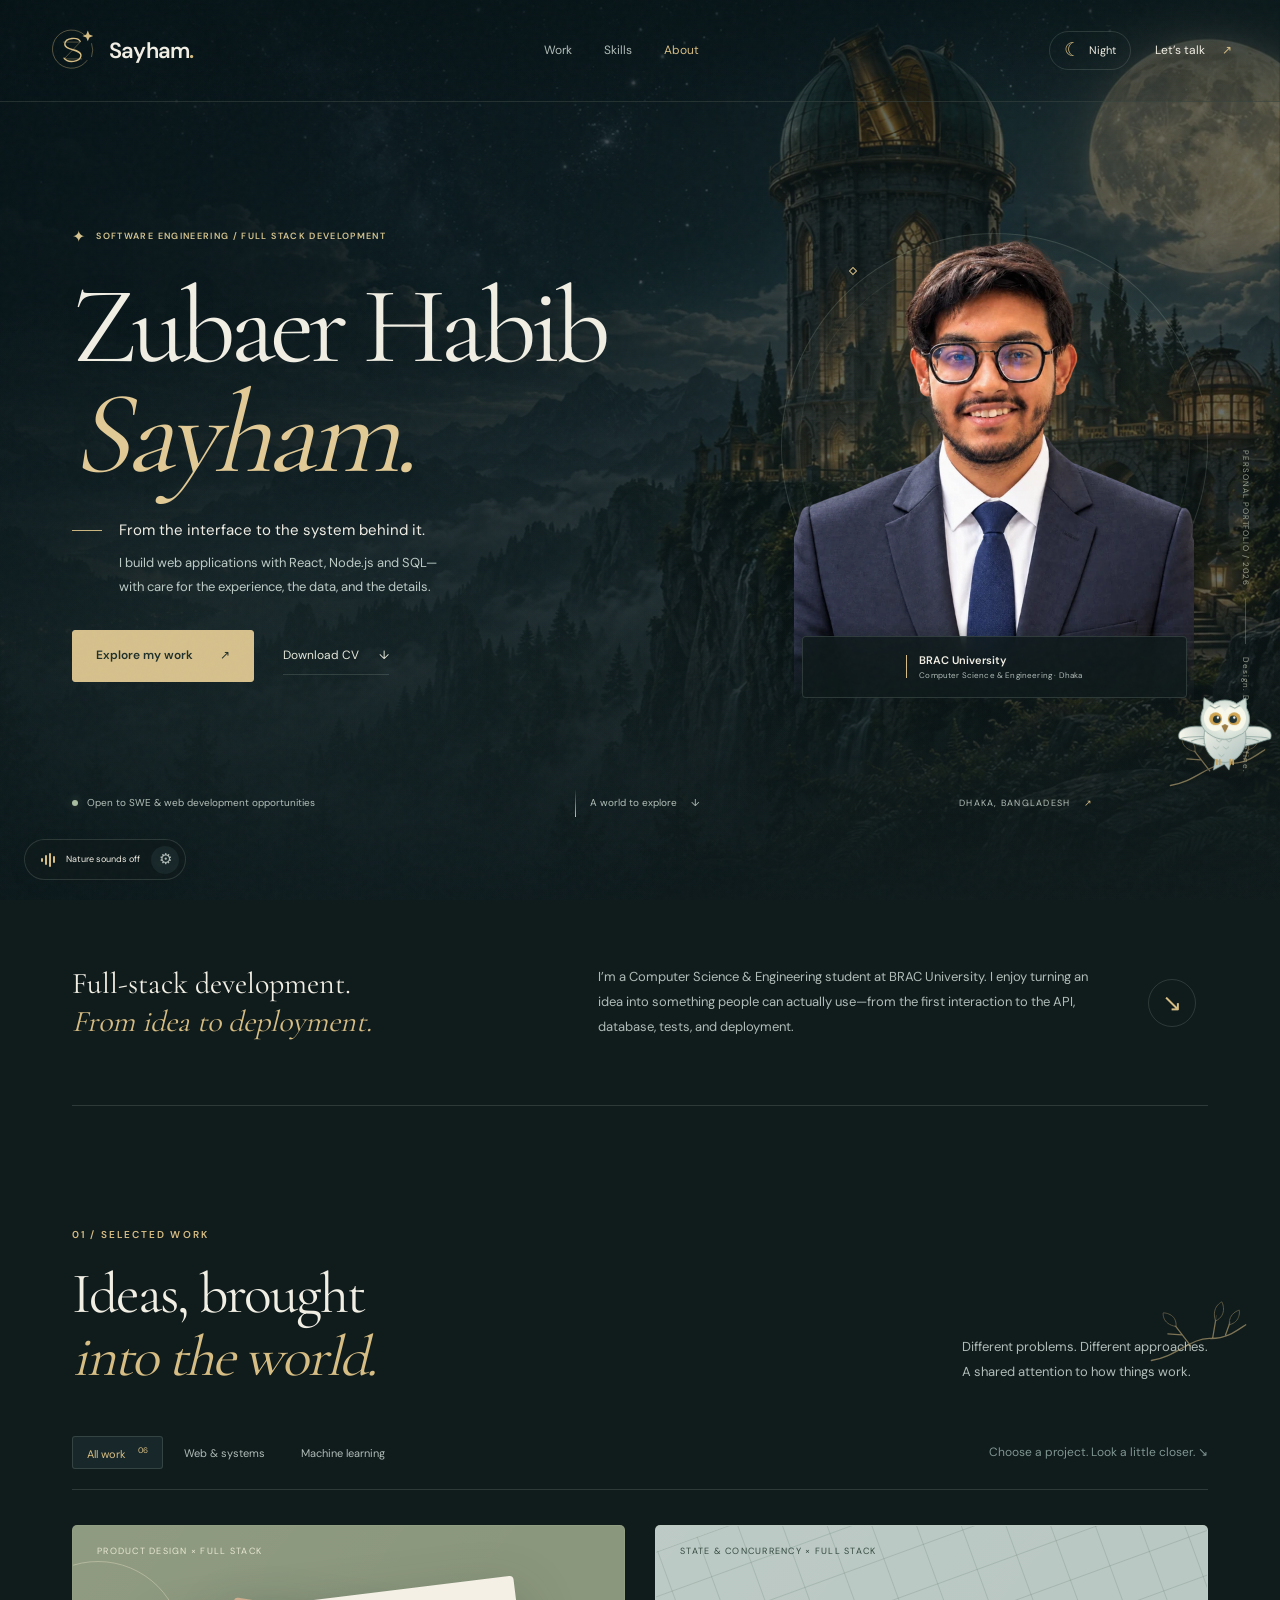
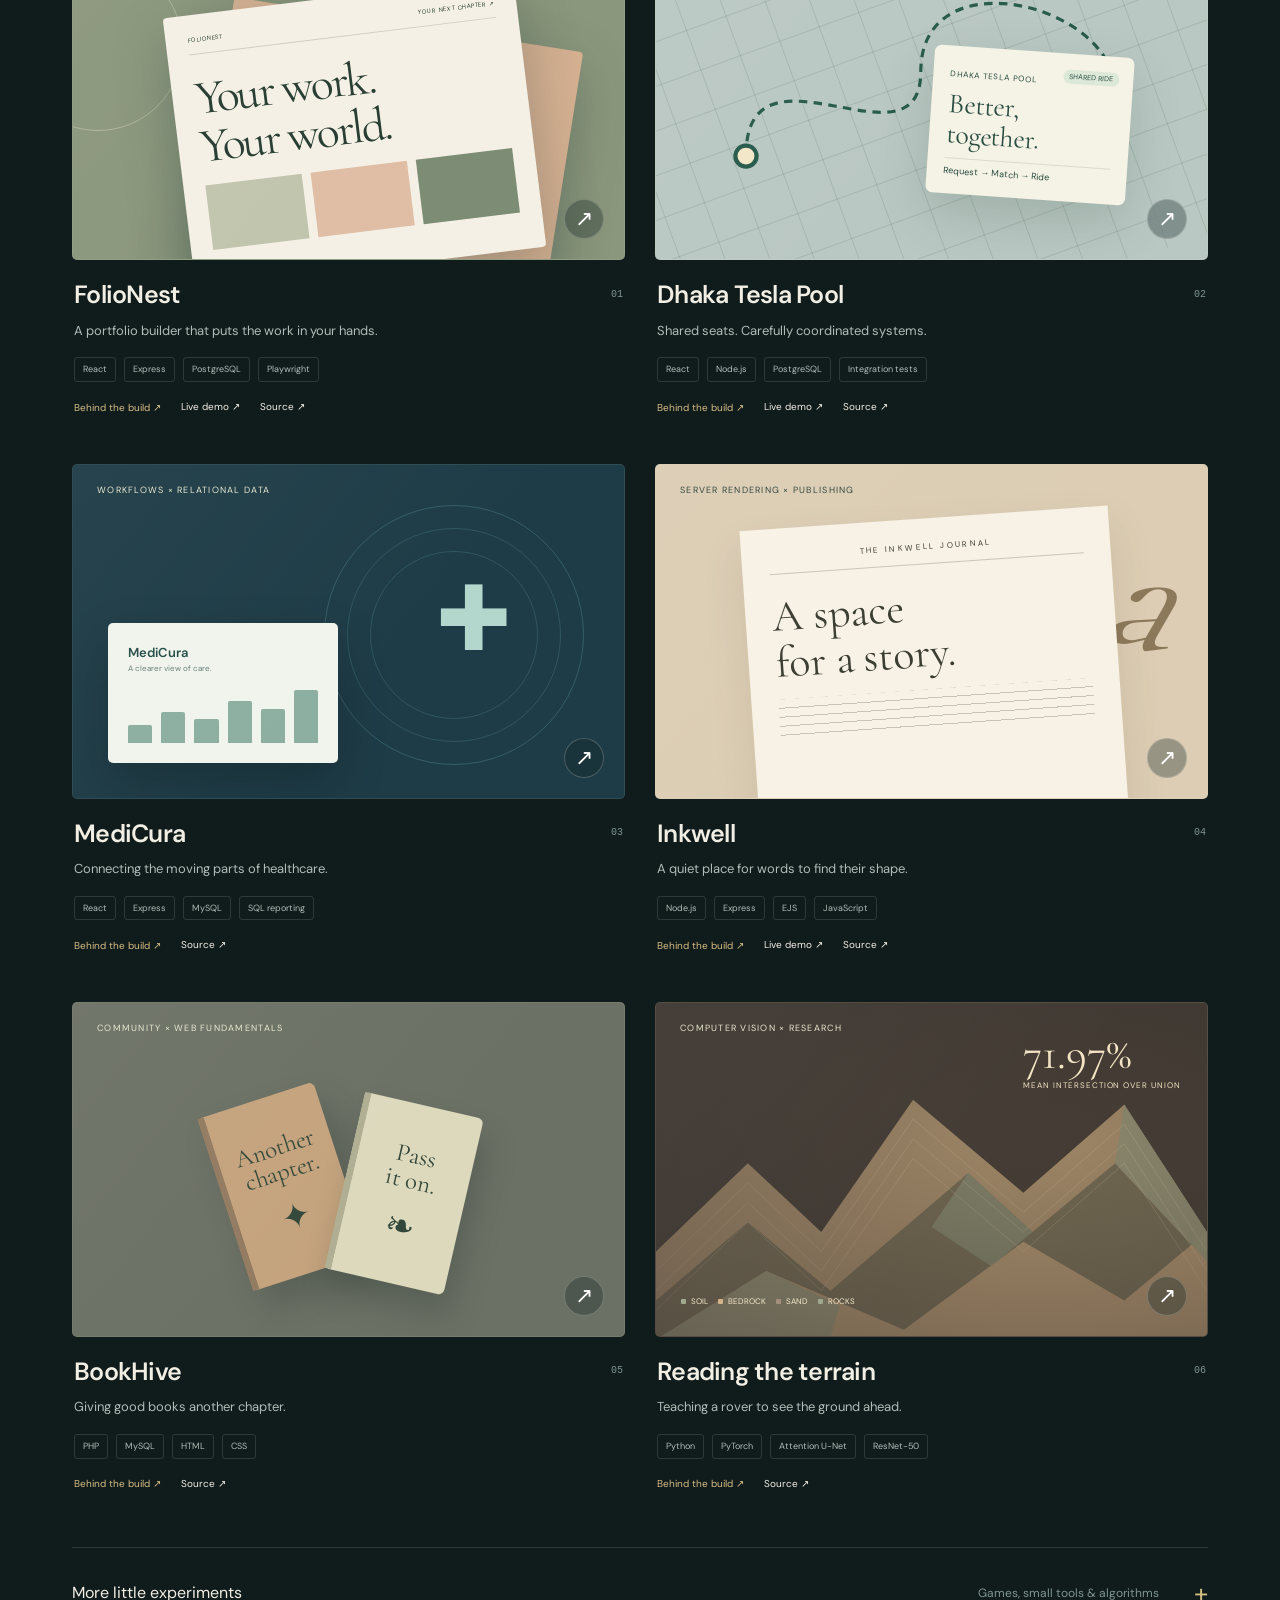
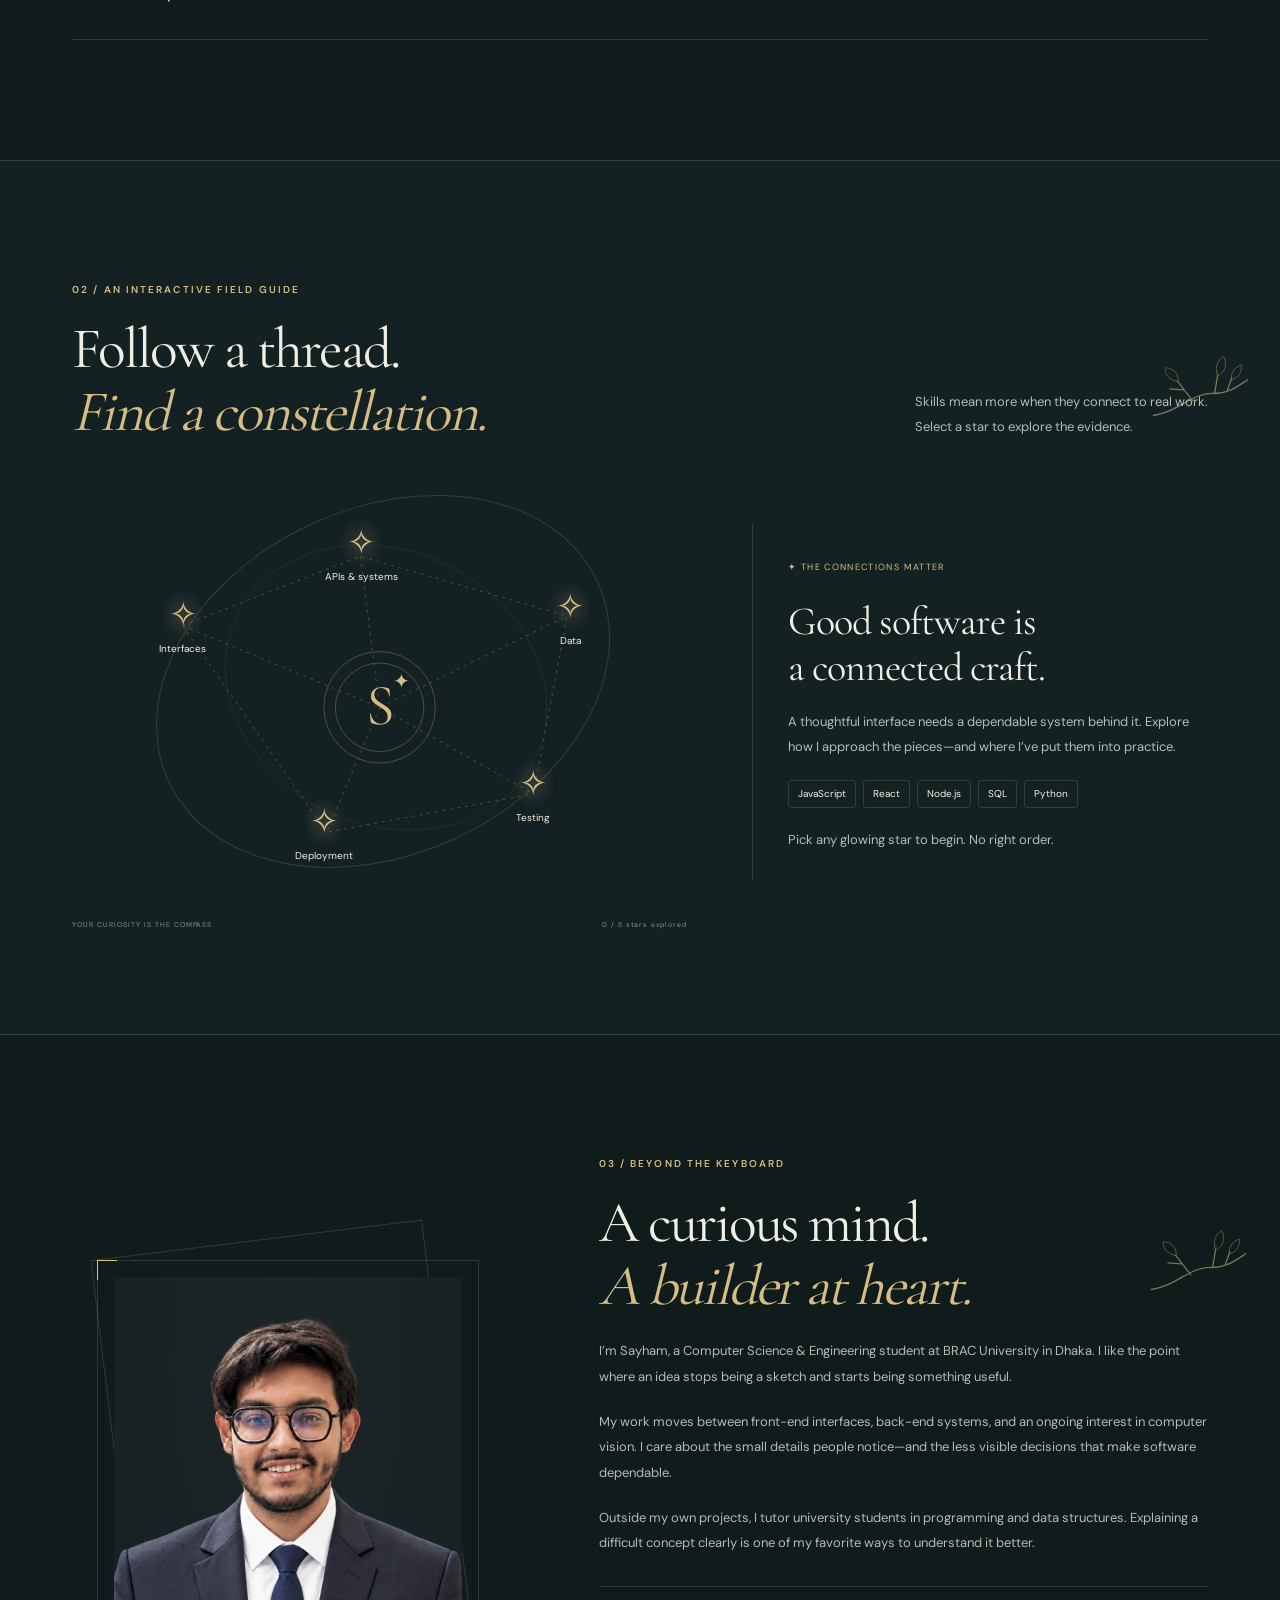
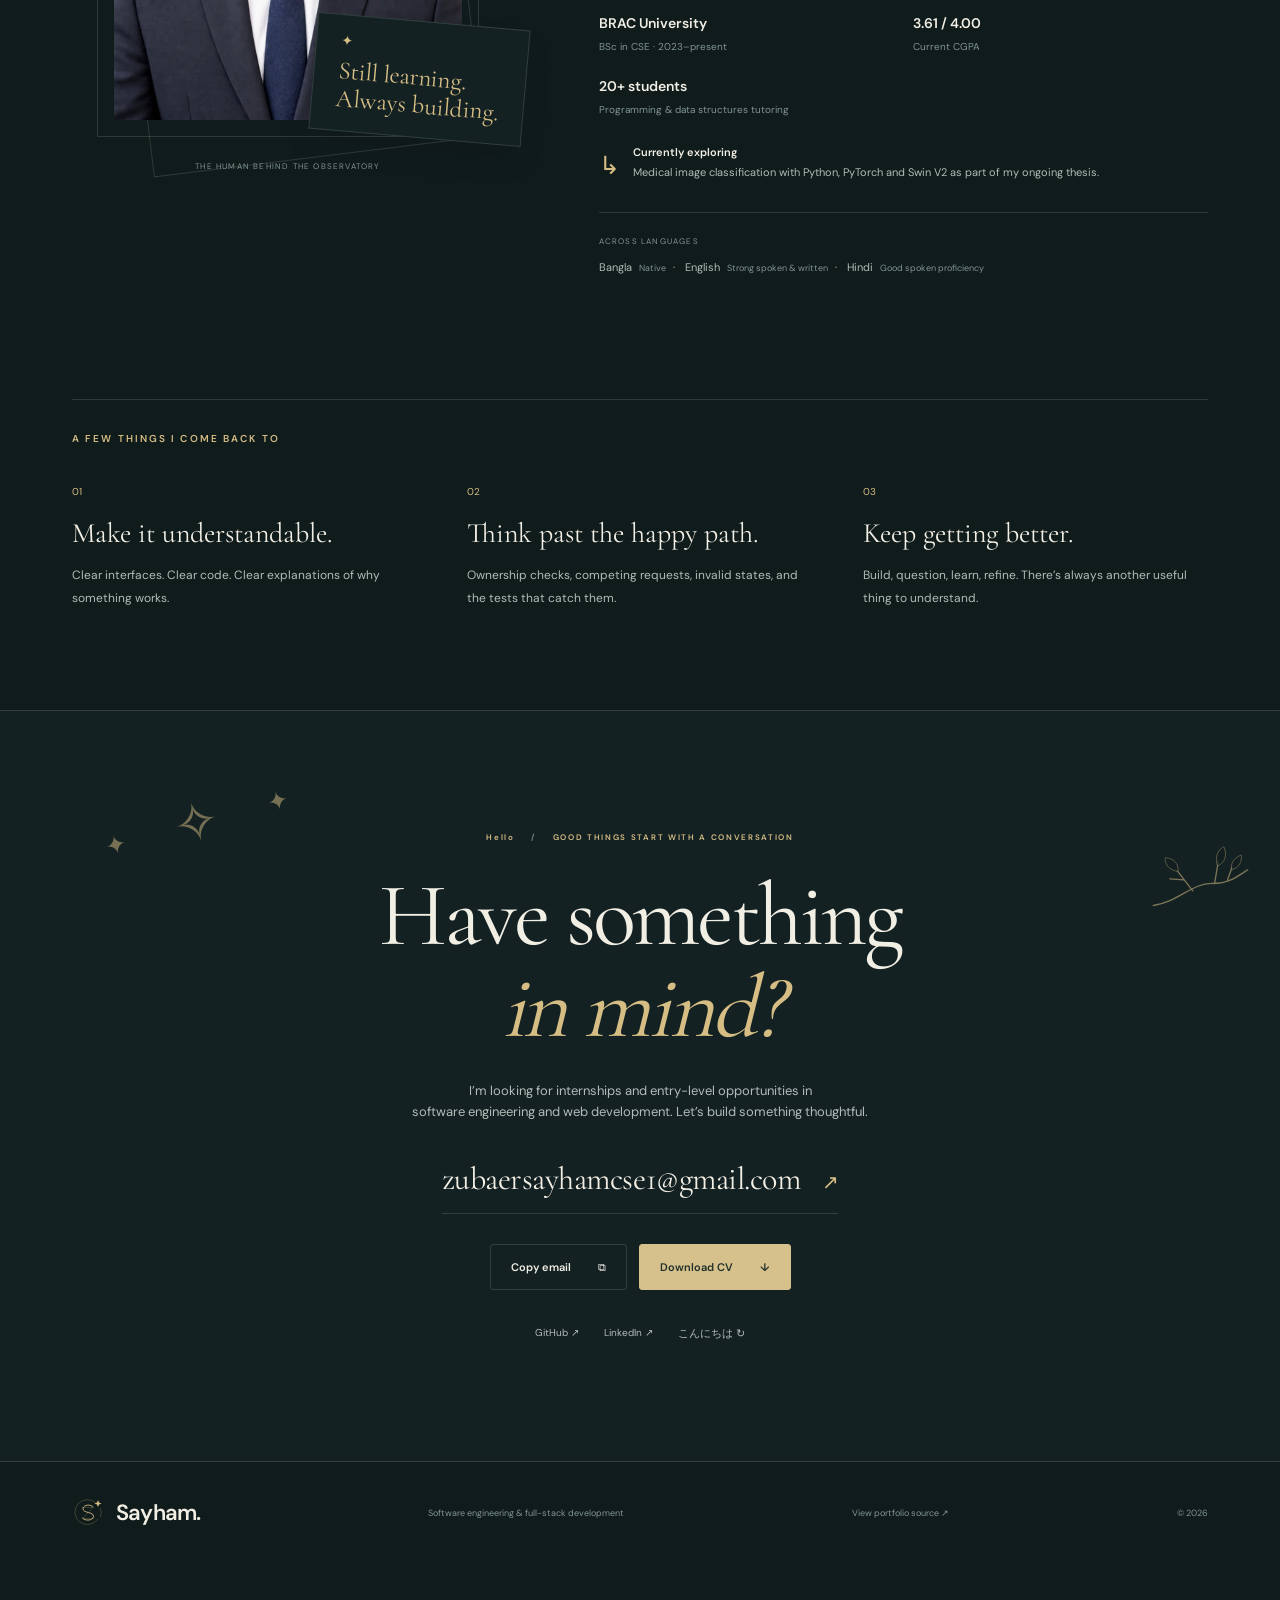
<file: index.html>
<!doctype html>
<html lang="en" data-theme="night">
<head>
  <meta charset="utf-8"><meta name="viewport" content="width=device-width,initial-scale=1">
  <title>Zubaer Habib Sayham — Software Engineering & Web Development</title>
  <meta name="description" content="The portfolio of Zubaer Habib Sayham: full-stack web applications, thoughtful interfaces, APIs, SQL databases, testing and computer vision. Explore the work, meet the engineer.">
  <meta name="theme-color" content="#101c1d"><link rel="canonical" href="https://zubaer-habib-sayham.github.io/">
  <meta property="og:title" content="Zubaer Habib Sayham — Software Engineering & Web Development"><meta property="og:description" content="Full-stack projects, engineering decisions and an interactive guide to my skills. Meet the developer behind the work."><meta property="og:type" content="website"><meta property="og:url" content="https://zubaer-habib-sayham.github.io/"><meta property="og:image" content="https://zubaer-habib-sayham.github.io/assets/social.jpg">
  <meta name="twitter:card" content="summary_large_image"><link rel="icon" href="assets/favicon.svg" type="image/svg+xml">
  <link rel="preload" href="assets/observatory-night.webp" imagesrcset="assets/observatory-night-small.webp 840w, assets/observatory-night.webp 1680w" imagesizes="100vw" as="image" fetchpriority="high"><link rel="preload" href="assets/serif.woff2" as="font" type="font/woff2" crossorigin>
  <link rel="stylesheet" href="styles.css"><script>try{document.documentElement.dataset.theme=localStorage.getItem('observatory-theme')==='day'?'day':'night'}catch{}</script>
  <script type="application/ld+json">{"@context":"https://schema.org","@type":"Person","name":"Zubaer Habib Sayham","url":"https://zubaer-habib-sayham.github.io/","sameAs":["https://github.com/Zubaer-Habib-Sayham","https://www.linkedin.com/in/zubaer-habib-sayham-44272333b/"],"affiliation":{"@type":"CollegeOrUniversity","name":"BRAC University"},"knowsAbout":["JavaScript","React","Node.js","PostgreSQL","Software development","Computer vision"]}</script>
</head>
<body>
<a class="skip" href="#main">Skip to content</a>
<div class="scroll-progress" aria-hidden="true"></div>
<header class="site-header" id="top">
  <a class="brand" href="#home" aria-label="Sayham, back to home"><span class="brand-mark" aria-hidden="true"><svg viewBox="0 0 64 64" class="monogram"><path class="logo-orbit" d="M51 45A25 25 0 1 1 48 12M57 23a25 25 0 0 1 0 17"/><path class="logo-z" d="M20 21h22L21 43h23"/><path class="logo-s" d="M42 20c-3-6-19-5-20 3-1 10 22 6 21 16-1 8-17 10-22 3"/><path class="logo-star" d="M52 6l2 5 5 2-5 2-2 5-2-5-5-2 5-2z"/></svg></span><span>Sayham<span class="brand-dot">.</span></span></a>
  <nav aria-label="Main navigation"><a href="#work">Work</a><a href="#constellation">Skills</a><a href="#about">About</a></nav>
  <div class="header-actions"><button class="theme-toggle" id="theme-toggle" type="button" aria-label="Switch to day" aria-pressed="false"><span class="theme-orbit" aria-hidden="true">☾</span><span id="theme-label">Night</span></button><a class="contact-link" href="#contact">Let’s talk <span aria-hidden="true">↗</span></a><button class="menu-toggle icon-button" id="menu-toggle" aria-expanded="false" aria-label="Open navigation">☰</button></div>
</header>
<main id="main">
  <section class="hero" id="home" aria-labelledby="hero-title">
    <div class="hero-scene" aria-hidden="true"><div class="scene scene-night"></div><div class="scene scene-day"></div><div class="scene-shade"></div><div class="scene-mist"></div><div class="fireflies"></div></div>
    <div class="hero-copy wrap">
      <div class="hero-text"><p class="eyebrow"><span class="tiny-star" aria-hidden="true">✦</span> SOFTWARE ENGINEERING / FULL STACK DEVELOPMENT</p>
      <h1 id="hero-title">Zubaer Habib<br><em>Sayham.</em></h1>
      <div class="hero-intro"><span class="intro-line" aria-hidden="true"></span><div><p class="hero-name">From the interface to the system behind it.</p><p>I build web applications with React, Node.js and SQL—<br class="desktop-break">with care for the experience, the data, and the details.</p></div></div>
      <div class="hero-buttons"><a class="button button-gold" href="#work">Explore my work <span aria-hidden="true">↗</span></a><a class="text-link resume-link" href="assets/Zubaer_Habib_Sayham_CV.pdf" download>Download CV <span aria-hidden="true">↓</span></a></div></div>
      <div class="hero-portrait"><div class="portrait-halo" aria-hidden="true"><span></span></div><img src="assets/profile-cutout.webp" alt="Zubaer Habib Sayham, software engineering and web development student" width="480" height="600" fetchpriority="high"><div class="hero-portrait-label"><span class="portrait-label-line" aria-hidden="true"></span><div><strong>BRAC University</strong><span>Computer Science & Engineering · Dhaka</span></div></div></div>
    </div>
    <div class="hero-bottom wrap"><span class="availability"><i aria-hidden="true"></i> Open to SWE & web development opportunities</span><a class="scroll-invite" href="#work"><span class="scroll-line" aria-hidden="true"></span> A world to explore <span aria-hidden="true">↓</span></a><span class="coordinates">DHAKA, BANGLADESH <span aria-hidden="true">↗</span></span></div>
    <div class="scene-caption" aria-hidden="true"><span>PERSONAL PORTFOLIO / 2026</span><span class="caption-rule"></span><span>Design. Develop. Refine.</span></div>
  </section>

  <section class="intro-strip wrap reveal"><p>Full-stack development.<br><em>From idea to deployment.</em></p><div>I’m a Computer Science & Engineering student at BRAC University. I enjoy turning an idea into something people can actually use—from the first interaction to the API, database, tests, and deployment.</div><a href="#about" class="round-link" aria-label="Meet the human behind the code">↘</a></section>

  <section class="work-section section-space wrap" id="work" aria-labelledby="work-title">
    <div class="section-heading reveal"><div><p class="eyebrow">01 / SELECTED WORK</p><h2 id="work-title">Ideas, brought<br><em>into the world.</em></h2></div><p class="section-aside">Different problems. Different approaches.<br>A shared attention to how things work.</p></div>
    <div class="work-toolbar reveal"><div class="filter-list" role="group" aria-label="Filter projects"><button class="filter active" data-filter="all" aria-pressed="true">All work <span>06</span></button><button class="filter" data-filter="web" aria-pressed="false">Web & systems</button><button class="filter" data-filter="ml" aria-pressed="false">Machine learning</button></div><span class="small-note">Choose a project. Look a little closer. ↘</span></div>
    <div class="projects-grid" id="projects-grid"></div>
    <p id="project-status" class="sr-only" aria-live="polite"></p>
    <details class="more-work reveal"><summary><span>More little experiments</span><span class="small-note">Games, small tools & algorithms</span><span class="details-plus" aria-hidden="true">+</span></summary><div class="experiments"><a href="https://github.com/Zubaer-Habib-Sayham/Clash-Royal-2.0" target="_blank" rel="noopener noreferrer"><span class="experiment-symbol">♜</span><div><h3>Clash Royale 2.0</h3><p>Python & OpenGL tower-defense prototype</p></div><span>↗</span></a><a href="https://github.com/Zubaer-Habib-Sayham/What-to-Ear-Today-" target="_blank" rel="noopener noreferrer"><span class="experiment-symbol">✳</span><div><h3>What to Eat Today?</h3><p>A playful JavaScript food randomizer</p></div><span>↗</span></a><a href="https://github.com/Zubaer-Habib-Sayham/Leetcode-Solved-Problems-" target="_blank" rel="noopener noreferrer"><span class="experiment-symbol">⌘</span><div><h3>Algorithm journal</h3><p>Solutions, comparisons & problem solving</p></div><span>↗</span></a></div></details>
    <noscript><p>Project sources: <a href="https://github.com/Zubaer-Habib-Sayham/FolioNest">FolioNest</a>, <a href="https://github.com/Zubaer-Habib-Sayham/dhaka-tesla-pool">Dhaka Tesla Pool</a>, <a href="https://github.com/Zubaer-Habib-Sayham/MediCura">MediCura</a>, <a href="https://github.com/Zubaer-Habib-Sayham/Inkwell">Inkwell</a>, <a href="https://github.com/Zubaer-Habib-Sayham/BookHive">BookHive</a>, <a href="https://github.com/Zubaer-Habib-Sayham/Terrain-segmentation-for-autonomous-rover-navigation-using-Attention-U-Net-">Rover terrain segmentation</a>.</p></noscript>
  </section>

  <section class="constellation-section section-space" id="constellation" aria-labelledby="constellation-title"><div class="wrap">
    <div class="section-heading reveal"><div><p class="eyebrow">02 / AN INTERACTIVE FIELD GUIDE</p><h2 id="constellation-title">Follow a thread.<br><em>Find a constellation.</em></h2></div><p class="section-aside">Skills mean more when they connect to real work.<br>Select a star to explore the evidence.</p></div>
    <div class="constellation-layout reveal"><div class="star-map" role="group" aria-label="Interactive skills constellation">
      <div class="map-grid" aria-hidden="true"></div><div class="map-orbit orbit-one" aria-hidden="true"></div><div class="map-orbit orbit-two" aria-hidden="true"></div>
      <svg class="star-connections" viewBox="0 0 640 440" aria-hidden="true"><path d="M115 140L300 68L515 130L480 315L265 355L115 140M300 68L320 225L515 130M320 225L480 315M320 225L265 355M115 140L320 225"/><circle cx="320" cy="225" r="46"/><circle cx="320" cy="225" r="58"/></svg>
      <div class="map-center" aria-hidden="true">S<span>✦</span></div>
      <button class="star-node" style="--x:18%;--y:32%" data-skill="interfaces" aria-label="Interfaces" aria-pressed="false"><span class="star-icon" aria-hidden="true">✧</span><span>Interfaces</span></button>
      <button class="star-node" style="--x:47%;--y:15%" data-skill="apis" aria-label="APIs & systems" aria-pressed="false"><span class="star-icon" aria-hidden="true">✧</span><span>APIs & systems</span></button>
      <button class="star-node" style="--x:81%;--y:30%" data-skill="data" aria-label="Data" aria-pressed="false"><span class="star-icon" aria-hidden="true">✧</span><span>Data</span></button>
      <button class="star-node" style="--x:75%;--y:72%" data-skill="testing" aria-label="Testing" aria-pressed="false"><span class="star-icon" aria-hidden="true">✧</span><span>Testing</span></button>
      <button class="star-node" style="--x:41%;--y:81%" data-skill="deployment" aria-label="Deployment" aria-pressed="false"><span class="star-icon" aria-hidden="true">✧</span><span>Deployment</span></button>
      <p class="map-legend"><span>YOUR CURIOSITY IS THE COMPASS</span><span id="stars-explored">0 / 5 stars explored</span></p>
    </div><div class="skill-story" id="skill-story" aria-live="polite"><span class="story-index">✦ THE CONNECTIONS MATTER</span><h3>Good software is<br>a connected craft.</h3><p>A thoughtful interface needs a dependable system behind it. Explore how I approach the pieces—and where I’ve put them into practice.</p><div class="skill-tags"><span>JavaScript</span><span>React</span><span>Node.js</span><span>SQL</span><span>Python</span></div><p class="small-note">Pick any glowing star to begin. No right order.</p></div></div>
    <div class="constellation-completion" id="constellation-completion" hidden><span aria-hidden="true">✦</span><div><strong>A constellation, connected.</strong><p>You’ve explored the craft behind the work. Thanks for taking the scenic route.</p></div><a href="#contact" class="text-link">Meet your next teammate ↗</a></div>
  </div></section>

  <section class="about-section section-space wrap" id="about" aria-labelledby="about-title"><div class="about-visual reveal"><div class="portrait-frame"><img src="assets/sayham.webp" alt="Zubaer Habib Sayham" width="480" height="600" loading="lazy"><span class="portrait-corner corner-tl"></span><span class="portrait-corner corner-br"></span></div><span class="portrait-caption">THE HUMAN BEHIND THE OBSERVATORY</span><div class="floating-note"><span>✦</span> Still learning.<br>Always building.</div></div><div class="about-copy reveal"><p class="eyebrow">03 / BEYOND THE KEYBOARD</p><h2 id="about-title">A curious mind.<br><em>A builder at heart.</em></h2><p>I’m Sayham, a Computer Science & Engineering student at BRAC University in Dhaka. I like the point where an idea stops being a sketch and starts being something useful.</p><p>My work moves between front-end interfaces, back-end systems, and an ongoing interest in computer vision. I care about the small details people notice—and the less visible decisions that make software dependable.</p><p>Outside my own projects, I tutor university students in programming and data structures. Explaining a difficult concept clearly is one of my favorite ways to understand it better.</p><div class="about-facts"><div><strong>BRAC University</strong><span>BSc in CSE · 2023–present</span></div><div><strong>3.61 / 4.00</strong><span>Current CGPA</span></div><div><strong>20+ students</strong><span>Programming & data structures tutoring</span></div></div><div class="research-note"><span aria-hidden="true">↳</span><p><strong>Currently exploring</strong><br>Medical image classification with Python, PyTorch and Swin V2 as part of my ongoing thesis.</p></div><p class="languages"><span>Across languages</span>Bangla <small>Native</small><b>·</b> English <small>Strong spoken & written</small><b>·</b> Hindi <small>Good spoken proficiency</small></p></div></section>

  <section class="principles-section wrap reveal"><p class="eyebrow">A FEW THINGS I COME BACK TO</p><div class="principles"><article><span>01</span><h3>Make it understandable.</h3><p>Clear interfaces. Clear code. Clear explanations of why something works.</p></article><article><span>02</span><h3>Think past the happy path.</h3><p>Ownership checks, competing requests, invalid states, and the tests that catch them.</p></article><article><span>03</span><h3>Keep getting better.</h3><p>Build, question, learn, refine. There’s always another useful thing to understand.</p></article></div></section>

  <section class="contact-section section-space" id="contact" aria-labelledby="contact-title"><div class="contact-stars" aria-hidden="true">✦<span>✧</span>✦</div><div class="wrap contact-inner reveal"><p class="eyebrow"><span id="greeting-word">Hello</span><span class="greeting-separator"> / </span> GOOD THINGS START WITH A CONVERSATION</p><h2 id="contact-title">Have something<br><em>in mind?</em></h2><p>I’m looking for internships and entry-level opportunities in<br class="desktop-break"> software engineering and web development. Let’s build something thoughtful.</p><a class="contact-email" href="mailto:zubaersayhamcse1@gmail.com">zubaersayhamcse1@gmail.com <span aria-hidden="true">↗</span></a><div class="contact-buttons"><button class="button button-outline" id="copy-email">Copy email <span aria-hidden="true">⧉</span></button><a class="button button-gold resume-link" href="assets/Zubaer_Habib_Sayham_CV.pdf" download>Download CV <span aria-hidden="true">↓</span></a></div><div class="socials"><a href="https://github.com/Zubaer-Habib-Sayham" target="_blank" rel="noopener noreferrer">GitHub ↗</a><a href="https://www.linkedin.com/in/zubaer-habib-sayham-44272333b/" target="_blank" rel="noopener noreferrer">LinkedIn ↗</a><button id="greeting-toggle" title="A little multilingual hello; not a proficiency claim">こんにちは <span aria-hidden="true">↻</span></button></div></div></section>
</main>
<footer class="site-footer wrap"><a class="brand footer-brand" href="#home"><span class="brand-mark" aria-hidden="true"><svg viewBox="0 0 64 64" class="monogram"><path class="logo-orbit" d="M51 45A25 25 0 1 1 48 12M57 23a25 25 0 0 1 0 17"/><path class="logo-z" d="M20 21h22L21 43h23"/><path class="logo-s" d="M42 20c-3-6-19-5-20 3-1 10 22 6 21 16-1 8-17 10-22 3"/><path class="logo-star" d="M52 6l2 5 5 2-5 2-2 5-2-5-5-2 5-2z"/></svg></span><span>Sayham.</span></a><span>Software engineering & full-stack development</span><a href="https://github.com/Zubaer-Habib-Sayham/zubaer-habib-sayham.github.io" target="_blank" rel="noopener noreferrer">View portfolio source ↗</a><span>© <span id="year">2026</span></span></footer>

<div class="ambient-dock"><button id="sound-toggle" class="sound-button" aria-pressed="false" aria-label="Enable nature ambience"><span class="sound-bars" aria-hidden="true"><i></i><i></i><i></i><i></i></span><span id="sound-label">Nature sounds off</span></button><button class="dock-settings icon-button" id="settings-toggle" aria-label="Open experience settings" aria-expanded="false">⚙</button><div class="experience-settings" id="experience-settings" hidden><h3>Make yourself at home.</h3><label for="volume">Ambience volume <output id="volume-value">20%</output></label><input id="volume" type="range" min="0" max="60" value="20"><label class="check-label"><input type="checkbox" id="motion-toggle"> Reduce motion</label><label class="check-label"><input type="checkbox" id="owl-toggle" checked> Owl companion</label><p>Sound begins only when you choose.<br>Your preferences stay on this device.</p></div></div>
<div class="owl-companion" id="owl-companion"><div class="owl-bubble" id="owl-bubble" role="status">I’m Lumi. Shall we explore?</div><button id="owl-button" aria-label="Meet Lumi, your owl guide"><span class="owl-glow" aria-hidden="true"></span><svg class="coded-owl" viewBox="0 0 240 190" aria-hidden="true"><defs><linearGradient id="feathers" x1="0" x2="0.7" y2="1"><stop stop-color="#fffdf1"/><stop offset="1" stop-color="#b8c8c5"/></linearGradient><radialGradient id="face"><stop stop-color="#fffef7"/><stop offset="1" stop-color="#d2ded5"/></radialGradient></defs><g class="owl-tail"><path d="M106 132l-6 35 19-10 8 10 9-37z" fill="#b5c6c3" stroke="#7e9b96"/></g><g class="owl-wing wing-left"><path d="M99 91C79 62 42 40 13 55c8 15 10 37 28 54 18 15 37 13 59 8z" fill="url(#feathers)" stroke="#829d99" stroke-width="1.5"/><path d="M18 58c22 10 43 36 66 48M25 75c19 5 36 22 50 35M38 96l20 13" fill="none" stroke="#8da59e" stroke-width="2" stroke-linecap="round"/></g><g class="owl-wing wing-right"><path d="M141 91c20-29 57-51 86-36-8 15-10 37-28 54-18 15-37 13-59 8z" fill="url(#feathers)" stroke="#829d99" stroke-width="1.5"/><path d="M222 58c-22 10-43 36-66 48M215 75c-19 5-36 22-50 35M202 96l-20 13" fill="none" stroke="#8da59e" stroke-width="2" stroke-linecap="round"/></g><g class="owl-body"><ellipse cx="120" cy="111" rx="36" ry="43" fill="url(#feathers)" stroke="#8da59e" stroke-width="1.5"/><path d="M105 115l5 4 5-4m7 0 5 4 5-4m-32 12 5 4 5-4m7 0 5 4 5-4m-18 13 5 4 5-4" fill="none" stroke="#8da59e" stroke-width="1.6" opacity=".6"/><path d="M106 149v8m5-8v8m18-8v8m5-8v8" stroke="#c7a564" stroke-width="3" stroke-linecap="round"/></g><g class="owl-head"><path d="M83 61l1-18 16 10c11-8 29-8 40 0l16-10 1 18c10 17 5 40-12 46-16 10-36 10-51-1-15-8-20-27-11-45z" fill="url(#face)" stroke="#8da59e" stroke-width="1.5"/><ellipse cx="103" cy="78" rx="19" ry="22" fill="#f8f8eb"/><ellipse cx="137" cy="78" rx="19" ry="22" fill="#f8f8eb"/><g class="owl-eyes"><circle cx="104" cy="79" r="11" fill="#d0a450"/><circle cx="136" cy="79" r="11" fill="#d0a450"/><g class="owl-pupils"><circle cx="106" cy="80" r="6.5" fill="#203231"/><circle cx="134" cy="80" r="6.5" fill="#203231"/><circle cx="108" cy="77" r="2" fill="#fff"/><circle cx="136" cy="77" r="2" fill="#fff"/></g></g><path d="M114 91l6 12 6-12-6-3z" fill="#9b7b42"/><path d="M94 56l9 5 9-4m16 0 9 4 9-5" fill="none" stroke="#96aaa2" stroke-width="2"/></g><g class="owl-flight-trail" fill="#d6bd84"><circle cx="42" cy="140" r="2"/><circle cx="25" cy="148" r="1.5"/><circle cx="12" cy="154" r="1"/></g></svg></button><span class="owl-perch" aria-hidden="true"></span></div>
<div class="toast" id="toast" role="status" aria-live="polite"></div>
<dialog id="project-dialog" class="project-dialog" aria-labelledby="dialog-title"><button class="dialog-close icon-button" id="dialog-close" aria-label="Close case study">×</button><div id="dialog-content"></div></dialog>
<script type="module" src="app.js"></script>
</body></html>
</file>
<file: styles.css>
@font-face{font-family:Observatory;src:url('assets/serif.woff2') format('woff2');font-weight:400 700;font-display:swap}@font-face{font-family:Studio;src:url('assets/sans.woff2') format('woff2');font-weight:400 700;font-display:swap}
:root{--bg:#101b1c;--bg-alt:#142123;--panel:#182729;--text:#f1eee4;--muted:#b0bcb7;--faint:#7f9590;--gold:#d6bd84;--gold-dark:#baa16d;--line:rgba(200,216,200,.16);--header:rgba(14,25,27,.8);--serif:Observatory,Georgia,serif;--sans:Studio,Arial,sans-serif;--ease:cubic-bezier(.2,.7,.2,1);color-scheme:dark}
:root[data-theme=day]{--bg:#f6f3ea;--bg-alt:#edece0;--panel:#e7e8dc;--text:#223b37;--muted:#51655e;--faint:#687d71;--gold:#86622f;--gold-dark:#68502e;--line:rgba(40,69,50,.18);--header:rgba(246,243,234,.88);color-scheme:light}
*{box-sizing:border-box}html{scroll-behavior:smooth;scroll-padding-top:105px}body{margin:0;background:var(--bg);color:var(--text);font-family:var(--sans);font-size:16px;line-height:1.65;transition:background 1.2s,color 1.2s}body::after{content:'';position:fixed;inset:0;pointer-events:none;z-index:90;opacity:.024;background-image:url("data:image/svg+xml,%3Csvg viewBox='0 0 180 180' xmlns='http://www.w3.org/2000/svg'%3E%3Cfilter id='n'%3E%3CfeTurbulence type='fractalNoise' baseFrequency='.85' numOctaves='3' stitchTiles='stitch'/%3E%3C/filter%3E%3Cpath fill='%23fff' filter='url(%23n)' opacity='.9' d='M0 0h180v180H0z'/%3E%3C/svg%3E")}
::selection{background:#b49b5c;color:#101b1c}a{color:inherit;text-decoration:none}button,input{font:inherit}button{color:inherit;cursor:pointer}button,a,input{touch-action:manipulation}button{border:0;background:none}button:disabled{cursor:wait;opacity:.6}button:focus-visible,a:focus-visible,input:focus-visible,summary:focus-visible{outline:2px solid var(--gold);outline-offset:6px}img{max-width:100%;display:block}h1,h2,h3,p{margin:0}em{font-weight:400}button,h1,h2,h3{line-height:1.1}h1,h2,.skill-story h3,.contact-email{font-family:var(--serif);font-weight:400}h2{font-size:clamp(44px,4.5vw,70px);letter-spacing:-.035em}h2 em{color:var(--gold)}.wrap{width:calc(100% - 144px);max-width:1320px;margin-inline:auto}.section-space{padding-block:120px}.eyebrow{font-size:10px;letter-spacing:.21em;font-weight:500;line-height:1.7;color:var(--gold)}.small-note{font-size:12px;color:var(--faint)}.sr-only{position:absolute;width:1px;height:1px;margin:-1px;padding:0;overflow:hidden;clip:rect(0,0,0,0);white-space:nowrap;border:0}[hidden]{display:none!important}.skip{position:fixed;left:20px;top:-60px;z-index:200;padding:12px 18px;background:var(--gold);color:var(--bg)}.skip:focus{top:15px}.scroll-progress{position:fixed;top:0;left:0;height:2px;background:var(--gold);z-index:110;width:100%;transform-origin:left;transform:scaleX(0)}
.site-header{position:absolute;inset:0 0 auto;z-index:50;padding:26px 48px;display:flex;align-items:center;justify-content:space-between;gap:30px;border-bottom:1px solid rgba(222,226,205,.13)}.site-header.scrolled{position:fixed;padding-block:14px;background:var(--header);backdrop-filter:blur(18px);border-color:var(--line);animation:header-in .35s var(--ease)}.brand{display:flex;align-items:center;gap:12px;font-size:23px;font-weight:500;letter-spacing:-.055em;line-height:1}.brand-mark{font-family:var(--serif);font-size:28px;font-weight:400;display:grid;place-items:center;width:43px;height:43px;border:1px solid var(--gold);border-radius:50%;position:relative;color:var(--gold);line-height:1}.brand-mark>span{position:absolute;right:-5px;top:-5px;font-size:16px;background:var(--bg)}.brand-dot{color:var(--gold)}nav{display:flex;gap:32px;align-items:center}nav a{font-size:12px;color:var(--muted);transition:color .2s}nav a:hover,nav a.active{color:var(--gold)}.header-actions{display:flex;align-items:center;gap:24px}.theme-toggle{display:flex;gap:8px;align-items:center;border:1px solid var(--line);border-radius:30px;padding:8px 13px;font-size:11px;min-width:82px;justify-content:center}.theme-toggle:hover{border-color:var(--gold)}.theme-orbit{font-size:19px;color:var(--gold)}.contact-link{font-size:12px}.contact-link span{margin-left:14px;color:var(--gold)}.icon-button{width:36px;height:36px;display:grid;place-items:center;font-size:20px;border:1px solid var(--line);border-radius:50%;background:var(--bg)}.menu-toggle{display:none}
.hero{height:100svh;min-height:740px;max-height:1200px;position:relative;display:flex;flex-direction:column;justify-content:center;isolation:isolate;overflow:hidden}.hero-scene,.scene,.scene-shade,.scene-mist{position:absolute;inset:0}.hero-scene{z-index:-2;background:#101b1c}.scene{background-position:60% 50%;background-size:cover;transition:opacity 1.8s var(--ease);will-change:opacity}.scene-night{background-image:url('assets/observatory-night.webp')}.scene-day{background-image:url('assets/observatory-day.webp');opacity:0}.scene-shade{background:linear-gradient(90deg,rgba(7,20,24,.82),rgba(9,23,28,.62) 32%,rgba(10,26,31,.12) 68%,rgba(7,18,23,.05)),linear-gradient(0deg,#101b1c 0%,transparent 35%);transition:opacity 1.4s}.scene-mist{background:radial-gradient(ellipse at 17% 73%,rgba(154,185,172,.08),transparent 40%);animation:mist 18s ease-in-out infinite alternate}.hero-copy{padding-top:90px;position:relative}.hero-copy .eyebrow{color:#d6c590;display:flex;gap:10px;align-items:center}.tiny-star{font-size:16px}.hero h1{font-size:clamp(58px,6.35vw,104px);letter-spacing:-.045em;line-height:1.02;margin-top:27px;max-width:950px;text-shadow:0 2px 30px rgba(0,0,0,.12)}.hero h1 em{color:#e2ca96;display:inline-block}.hero-intro{display:flex;gap:20px;margin-top:32px;max-width:630px}.intro-line{width:30px;flex-shrink:0;height:1px;margin-top:12px;background:#cbb681}.hero-name{font-size:15px;color:#f0eee5;margin-bottom:7px}.hero-intro p+p{font-size:13px;line-height:1.9;color:#bdcbc6}.hero-buttons{margin-top:32px;display:flex;align-items:center;gap:29px}.button{display:inline-flex;align-items:center;justify-content:center;gap:27px;padding:16px 23px;min-height:52px;font-size:12px;font-weight:500;line-height:1.3;border:1px solid transparent;border-radius:3px;transition:transform .3s var(--ease),background .3s,border-color .3s}.button:hover{transform:translateY(-3px)}.button-gold{color:#20302a;background:#d6c18d;border-color:#d6c18d}.button-gold:hover{background:#e6d4a6}.button-outline{border-color:var(--line)}.button-outline:hover{border-color:var(--gold)}.text-link{font-size:12px;display:inline-flex;gap:20px;align-items:center;padding-block:8px;border-bottom:1px solid var(--line)}.text-link:hover{color:var(--gold)}.hero .text-link{color:#e5e8da}.hero-bottom{display:flex;justify-content:space-between;align-items:center;position:absolute;bottom:37px;left:0;right:0;gap:20px;color:#b3c0b8;font-size:10px}.availability{display:flex;gap:9px;align-items:center}.availability i{height:6px;width:6px;border-radius:50%;background:#a9bda0;box-shadow:0 0 10px #a8c29f55}.scroll-invite{display:flex;gap:14px;align-items:center}.scroll-line{height:28px;width:1px;background:linear-gradient(transparent,#d3c28c);display:block}.coordinates{font-size:9px;letter-spacing:.14em}.coordinates span{margin-left:10px;color:var(--gold)}.scene-caption{position:absolute;right:28px;top:50%;writing-mode:vertical-rl;display:flex;gap:13px;align-items:center;color:#c4cab6;font-size:8px;letter-spacing:.12em;opacity:.75}.caption-rule{width:1px;height:45px;background:#b7c2b16b}.fireflies{position:absolute;inset:0;pointer-events:none}.firefly{position:absolute;width:3px;height:3px;border-radius:50%;background:#f0d998;box-shadow:0 0 9px #fce9a7;animation:firefly 8s infinite ease-in-out;opacity:0}
[data-theme=day] .scene-day{opacity:1}[data-theme=day] .scene-shade{background:linear-gradient(90deg,rgba(247,243,223,.88),rgba(244,239,218,.67) 32%,rgba(246,243,223,.07) 70%,transparent),linear-gradient(0deg,#f6f3ea,transparent 30%)}[data-theme=day] .hero h1{color:#213b37;text-shadow:none}[data-theme=day] .hero h1 em{color:#715529}[data-theme=day] .hero-copy .eyebrow{color:#64522f}[data-theme=day] .hero-name{color:#253e36}[data-theme=day] .hero-intro p+p{color:#344f45}[data-theme=day] .hero .text-link{color:#304a3b}[data-theme=day] .hero-bottom{color:#3d5548}[data-theme=day] .scene-caption{color:#344c40}[data-theme=day] .fireflies{opacity:0}
.intro-strip{display:grid;grid-template-columns:1fr 1.05fr 60px;gap:55px;align-items:center;padding-block:65px;border-bottom:1px solid var(--line)}.intro-strip>p{font-size:30px;font-family:var(--serif);line-height:1.25}.intro-strip>p em{color:var(--gold)}.intro-strip>div{font-size:13px;color:var(--muted);line-height:1.9}.round-link{display:grid;place-items:center;width:48px;height:48px;border:1px solid var(--line);border-radius:50%;font-size:24px;color:var(--gold);transition:transform .3s}.round-link:hover{transform:rotate(15deg)}.section-heading{display:flex;justify-content:space-between;align-items:flex-end;gap:30px;margin-bottom:46px}.section-heading .eyebrow{margin-bottom:20px}.section-aside{font-size:13px;color:var(--muted);line-height:1.9;padding-bottom:5px;max-width:360px}.work-toolbar{display:flex;justify-content:space-between;gap:20px;align-items:center;border-bottom:1px solid var(--line);padding-bottom:20px;margin-bottom:35px}.filter-list{display:flex;gap:6px}.filter{padding:9px 14px;font-size:11px;border-radius:3px;color:var(--muted);transition:background .3s,color .3s;border:1px solid transparent}.filter.active{border-color:var(--line);background:var(--panel);color:var(--gold)}.filter:hover{color:var(--gold)}.filter span{font-size:8px;margin-left:9px;vertical-align:super}.projects-grid{display:grid;grid-template-columns:repeat(2,minmax(0,1fr));gap:48px 30px}.project-card{min-width:0;animation:card-in .6s var(--ease) both}.project-cover{width:100%;height:335px;position:relative;overflow:hidden;border-radius:5px;display:block;background:#223632;border:1px solid rgba(215,222,192,.1);text-align:left}.project-cover::after{content:'';position:absolute;inset:0;background:linear-gradient(130deg,rgba(255,255,255,.04),transparent 60%);pointer-events:none}.project-cover:hover .cover-art{transform:scale(1.035) translateY(-3px)}.cover-art{position:absolute;inset:0;transition:transform .8s var(--ease);overflow:hidden}.project-open{position:absolute;right:20px;bottom:20px;height:40px;width:40px;border-radius:50%;border:1px solid #f1eee43a;background:#13262555;backdrop-filter:blur(10px);color:#fff;display:grid;place-items:center;font-size:22px;z-index:2;transition:transform .3s}.project-cover:hover .project-open{transform:rotate(45deg)}.cover-meta{position:absolute;left:24px;top:21px;color:#e8e8d1;font-size:9px;letter-spacing:.14em;z-index:1}.project-info{padding:21px 2px 0}.project-title-row{display:flex;justify-content:space-between;gap:20px;align-items:center}.project-info h3{font-size:25px;letter-spacing:-.03em;font-weight:500}.project-number{font-size:10px;color:var(--faint);font-family:monospace}.project-info>p{font-size:13px;color:var(--muted);margin-top:10px;max-width:95%;line-height:1.8}.project-tags{display:flex;gap:8px;flex-wrap:wrap;margin-top:15px}.project-tags span{font-size:9px;border:1px solid var(--line);padding:4px 8px;border-radius:3px;color:var(--muted)}.project-links{display:flex;gap:20px;margin-top:17px;align-items:center;font-size:10px}.project-links a:hover,.project-links button:hover{color:var(--gold)}.case-link{font-size:10px;color:var(--gold);padding:0;line-height:1.5}.cover-folio{background:#8b977c}.folio-paper{position:absolute;width:64%;height:82%;left:19%;top:21%;border-radius:4px;background:#f5f0e5;transform:rotate(-7deg);box-shadow:0 20px 55px #263c3b4d;padding:22px;color:#283e32}.folio-paper.back{background:#d5b091;transform:rotate(9deg);left:25%;top:29%}.folio-paper .mini-nav{font-size:6px;letter-spacing:.09em;border-bottom:1px solid #263d322f;padding-bottom:10px;display:flex;justify-content:space-between}.folio-paper .mini-title{font-family:var(--serif);font-size:48px;line-height:1;margin-top:20px;letter-spacing:-.05em}.folio-mini-grid{display:flex;gap:9px;margin-top:15px}.folio-mini-grid i{height:65px;flex:1;background:#c2c5ae;display:block}.folio-mini-grid i:nth-child(2){background:#e0bea6}.folio-mini-grid i:nth-child(3){background:#7d8c75}.folio-orbit{position:absolute;width:170px;height:170px;border:1px solid #e2ddc06b;border-radius:50%;top:35px;left:-60px}.cover-ride{background:#bac8c3}.ride-grid{position:absolute;inset:-60px;transform:rotate(-20deg);background-image:linear-gradient(#647f7240 1px,transparent 1px),linear-gradient(90deg,#647f7240 1px,transparent 1px);background-size:42px 42px}.ride-path{position:absolute;inset:15% 10%;width:80%;height:70%;overflow:visible}.ride-path path{stroke:#275b4b;stroke-width:3;fill:none;stroke-dasharray:8 6}.ride-path circle{fill:#f2e7c8;stroke:#275b4b;stroke-width:4}.ride-ticket{position:absolute;right:14%;bottom:18%;background:#f5f2e6;width:200px;padding:17px;border-radius:7px;box-shadow:0 20px 50px #35574733;color:#294d40;transform:rotate(4deg)}.ride-ticket .mini-label{font-size:8px;letter-spacing:.1em}.ride-ticket strong{font-family:var(--serif);font-size:28px;font-weight:400;display:block;margin-block:8px}.ride-ticket .mini-route{font-size:9px;padding-top:8px;border-top:1px solid #2a493e22}.ride-ticket .ride-pill{position:absolute;right:14px;top:16px;font-size:7px;background:#dce8d8;padding:3px 6px;border-radius:10px}.cover-medicura{background:#1e3c47}.medicura-ring{position:absolute;width:260px;height:260px;border:1px solid #7bc2bf40;border-radius:50%;right:40px;top:40px}.medicura-ring::before,.medicura-ring::after{content:'';position:absolute;inset:22px;border:1px solid #7bc2bf30;border-radius:50%}.medicura-ring::after{inset:45px}.medicura-symbol{position:absolute;right:113px;top:110px;color:#b4d7cd;font-size:90px;line-height:1}.medicura-ui{position:absolute;left:35px;bottom:35px;padding:20px;background:#f0f4ec;border-radius:5px;width:230px;box-shadow:0 20px 50px #0003;color:#254d48}.medicura-ui strong{font-size:13px}.medicura-ui small{display:block;font-size:8px;color:#68827b;margin-top:3px}.medicura-ui .chart{height:55px;display:flex;gap:9px;align-items:flex-end;margin-top:15px}.medicura-ui .chart i{flex:1;background:#8cafa1;border-radius:2px 2px 0 0}.cover-inkwell{background:#dccdb4}.inkwell-page{background:#f8f2e6;color:#3b3c31;width:67%;height:95%;position:absolute;left:17%;top:16%;padding:24px 27px;transform:rotate(-4deg);box-shadow:0 20px 40px #66543e22}.inkwell-page .mini-label{font-size:8px;text-align:center;letter-spacing:.3em;border-bottom:1px solid #3b3c3140;padding-bottom:12px}.inkwell-page h4{font-size:44px;font-family:var(--serif);font-weight:400;line-height:1.05;margin:19px 0 14px}.inkwell-page .fake-lines{height:40px;background:repeating-linear-gradient(transparent 0,transparent 8px,#c9c3b7 8px,#c9c3b7 9px)}.inkwell-swoop{position:absolute;right:5%;top:12%;font-family:var(--serif);font-style:italic;color:#8c795b;font-size:165px;transform:rotate(16deg)}.cover-book{background:#6c7165}.book{width:122px;height:181px;position:absolute;left:27%;top:28%;background:#c4a37d;transform:rotate(-18deg);box-shadow:10px 20px 30px #25332f44;border-radius:2px 6px 6px 2px;color:#33483a;display:flex;flex-direction:column;justify-content:center;align-items:center;border-left:7px solid #927b61}.book.second{background:#ddd9bd;left:49%;top:30%;transform:rotate(13deg);border-left-color:#b0af93}.book span{font-family:var(--serif);font-size:25px;text-align:center;line-height:1}.book i{font-style:normal;font-size:35px;margin-top:15px}.cover-rover{background:#453d35}.terrain-svg{position:absolute;inset:10% 0 0;width:100%;height:100%;opacity:.9}.terrain-overlay{position:absolute;inset:0;background:radial-gradient(ellipse at 70% 40%,transparent,#342d2b77)}.terrain-label{position:absolute;bottom:30px;left:25px;font-size:8px;display:flex;gap:10px;color:#f6e8c9}.terrain-label span::before{content:'';display:inline-block;width:5px;height:5px;background:#9ca78c;margin-right:5px;border-radius:1px}.terrain-label span:nth-child(2)::before{background:#d5b087}.terrain-label span:nth-child(3)::before{background:#a48d7d}.terrain-stat{position:absolute;top:28px;right:26px;color:#f3e4c4;font-family:var(--serif);font-size:45px;line-height:1}.terrain-stat small{font-family:var(--sans);font-size:8px;display:block;margin-top:5px;letter-spacing:.12em}.cover-ride .cover-meta,.cover-inkwell .cover-meta{color:#344a40}.more-work{margin-top:55px;border-top:1px solid var(--line);border-bottom:1px solid var(--line)}.more-work summary{display:flex;align-items:center;gap:20px;cursor:pointer;list-style:none;padding:24px 0;font-size:16px}.more-work summary::-webkit-details-marker{display:none}.more-work summary .small-note{margin-left:auto}.details-plus{font-size:26px;color:var(--gold);font-weight:300;margin-left:15px;transition:transform .3s}.more-work[open] .details-plus{transform:rotate(45deg)}.experiments{display:grid;grid-template-columns:repeat(3,1fr);gap:24px;padding-block:0 30px}.experiments>a{display:flex;align-items:center;gap:15px;padding:15px;background:var(--panel);border-radius:4px}.experiments>a>span:last-child{margin-left:auto;color:var(--gold)}.experiment-symbol{font-size:28px;color:var(--gold)}.experiments h3{font-size:13px;font-weight:500;line-height:1.4}.experiments p{font-size:10px;color:var(--muted);margin-top:5px}
.constellation-section{background:var(--bg-alt);position:relative;border-block:1px solid var(--line);overflow:hidden;transition:background 1.2s}.constellation-layout{display:grid;grid-template-columns:1.35fr 1fr;gap:65px;align-items:center}.star-map{aspect-ratio:640/440;position:relative;min-width:0}.map-grid{position:absolute;inset:0;background-image:radial-gradient(var(--faint) .7px,transparent .7px);background-size:26px 26px;opacity:.26;mask-image:radial-gradient(ellipse,#000,transparent 72%)}.map-orbit{position:absolute;border:1px solid var(--line);border-radius:50%;width:77%;height:82%;left:12%;top:4%;transform:rotate(-25deg)}.orbit-two{width:54%;height:65%;left:24%;top:14%;transform:rotate(25deg);opacity:.4}.star-connections{position:absolute;inset:0;width:100%;height:100%;fill:none;stroke:var(--gold);stroke-width:1;opacity:.3}.star-connections path{stroke-dasharray:3 5}.map-center{position:absolute;left:50%;top:51%;transform:translate(-50%,-50%);font-family:var(--serif);color:var(--gold);font-size:58px;line-height:1}.map-center>span{position:absolute;font-size:20px;right:-16px;top:-5px}.star-node{position:absolute;left:var(--x);top:var(--y);transform:translate(-50%,-50%);display:flex;align-items:center;flex-direction:column;gap:11px;min-width:100px;padding:10px;font-size:10px;white-space:nowrap;transition:color .3s;z-index:2}.star-icon{font-size:34px;color:var(--gold);line-height:1;position:relative;transition:transform .4s,text-shadow .4s}.star-icon::before{content:'';position:absolute;inset:-8px;border-radius:50%;background:radial-gradient(#d8c28824,transparent 70%);animation:star-pulse 4s ease-in-out infinite}.star-node:hover .star-icon,.star-node[aria-pressed=true] .star-icon{transform:scale(1.25);text-shadow:0 0 16px #cfb578}.star-node[aria-pressed=true]{color:var(--gold)}.star-node.visited::after{content:'·';position:absolute;top:9px;right:31px;font-size:25px;color:var(--gold)}.map-legend{position:absolute;bottom:-17px;inset-inline:0;display:flex;justify-content:space-between;gap:10px;font-size:7px;letter-spacing:.14em;color:var(--faint)}.skill-story{padding:28px 0 28px 35px;border-left:1px solid var(--line);min-height:350px}.story-index{font-size:9px;color:var(--gold);letter-spacing:.15em}.skill-story h3{font-size:40px;letter-spacing:-.025em;line-height:1.15;margin-top:20px}.skill-story>p{font-size:13px;color:var(--muted);line-height:1.9;margin-top:20px}.skill-tags{display:flex;gap:7px;flex-wrap:wrap;margin-top:20px}.skill-tags span{font-size:10px;padding:5px 9px;border:1px solid var(--line);border-radius:3px}.evidence-links{display:flex;gap:10px;flex-wrap:wrap;margin-top:21px}.evidence-links button{font-size:10px;border-bottom:1px solid var(--line);color:var(--gold);padding:7px 0;margin-right:7px}.constellation-completion{margin-top:40px;padding:23px 28px;border:1px solid var(--line);display:flex;gap:20px;align-items:center;animation:card-in .6s var(--ease)}.constellation-completion>span{font-size:30px;color:var(--gold)}.constellation-completion strong{font-weight:500;font-size:15px}.constellation-completion p{font-size:12px;color:var(--muted);margin-top:4px}.constellation-completion>a{margin-left:auto}
.about-section{display:grid;grid-template-columns:.85fr 1.2fr;gap:95px;align-items:center}.about-visual{position:relative;padding:25px}.portrait-frame{position:relative;width:100%;aspect-ratio:4/5;padding:16px;border:1px solid var(--line)}.portrait-frame::before{content:'';position:absolute;inset:-23px 23px;z-index:-1;border:1px solid var(--line);transform:rotate(-7deg)}.portrait-frame img{height:100%;width:100%;object-fit:cover;object-position:center 25%;filter:saturate(.7);background:var(--panel)}.portrait-corner{position:absolute;width:20px;height:20px;border-color:var(--gold);border-style:solid}.corner-tl{top:-1px;left:-1px;border-width:1px 0 0 1px}.corner-br{bottom:-1px;right:-1px;border-width:0 1px 1px 0}.portrait-caption{display:block;text-align:center;margin-top:23px;font-size:8px;letter-spacing:.15em;color:var(--faint)}.floating-note{position:absolute;right:-22px;bottom:60px;background:var(--bg-alt);border:1px solid var(--line);box-shadow:0 15px 30px #0001;transform:rotate(5deg);padding:18px 24px;font-family:var(--serif);font-size:25px;line-height:1.1;color:var(--gold)}.floating-note>span{display:block;font-size:14px;margin-bottom:9px}.about-copy>.eyebrow{margin-bottom:20px}.about-copy>p:not(.eyebrow):not(.languages){font-size:13px;color:var(--muted);line-height:1.95;margin-top:20px}.about-facts{display:grid;grid-template-columns:1fr 1fr;gap:20px;margin-top:30px;border-top:1px solid var(--line);padding-top:25px}.about-facts>div:last-child{grid-column:1/-1}.about-facts strong{font-size:14px;font-weight:500;display:block}.about-facts span{font-size:10px;color:var(--faint);display:block;margin-top:4px}.research-note{display:flex;gap:13px;font-size:11px;line-height:1.8;margin-top:24px;color:var(--muted)}.research-note>span{font-size:25px;color:var(--gold)}.research-note strong{font-size:11px;color:var(--text);font-weight:500}.languages{margin-top:24px;padding-top:20px;border-top:1px solid var(--line);font-size:11px;line-height:2.1;color:var(--muted)}.languages>span{display:block;font-size:8px;letter-spacing:.15em;text-transform:uppercase;color:var(--faint);margin-bottom:6px}.languages small{color:var(--faint);font-size:9px;margin-left:4px}.languages b{font-weight:400;margin-inline:7px;color:var(--gold)}.principles-section{border-top:1px solid var(--line);padding-top:30px;padding-bottom:100px}.principles{display:grid;grid-template-columns:repeat(3,1fr);gap:50px;margin-top:30px}.principles article>span{color:var(--gold);font-size:10px}.principles h3{font-family:var(--serif);font-size:28px;font-weight:400;margin-block:15px}.principles p{color:var(--muted);font-size:12px;line-height:1.9}
.contact-section{background:var(--bg-alt);border-block:1px solid var(--line);text-align:center;position:relative;overflow:hidden;transition:background 1.2s}.contact-inner{max-width:850px}.contact-inner .eyebrow{font-size:8px}.greeting-separator{margin-inline:13px;color:var(--faint)}.contact-inner h2{font-size:clamp(65px,7vw,108px);line-height:1.02;margin-top:26px}.contact-inner>p:not(.eyebrow){color:var(--muted);font-size:13px;margin-top:27px}.contact-email{font-size:clamp(21px,2.5vw,36px);display:inline-block;margin-top:30px;letter-spacing:-.015em;border-bottom:1px solid var(--line);padding-bottom:7px}.contact-email>span{font-family:var(--sans);font-size:20px;margin-left:15px;color:var(--gold)}.contact-email:hover{color:var(--gold)}.contact-buttons{display:flex;justify-content:center;gap:12px;margin-top:30px}.contact-buttons .button{font-size:11px;min-height:46px;padding:13px 20px}.socials{margin-top:35px;display:flex;justify-content:center;gap:25px;align-items:center;font-size:10px;color:var(--muted)}.socials>button{padding:0;font-size:11px;line-height:1.5}.socials a:hover,.socials button:hover{color:var(--gold)}.contact-stars{position:absolute;top:60px;left:8%;font-size:25px;color:var(--gold);opacity:.5;transform:rotate(-15deg);letter-spacing:50px;white-space:nowrap}.contact-stars>span{font-size:55px;vertical-align:-10px}.site-footer{display:flex;align-items:center;justify-content:space-between;gap:25px;padding-block:35px 90px;font-size:9px;color:var(--faint)}.footer-brand{font-size:19px;color:var(--text)}.footer-brand .brand-mark{width:32px;height:32px;font-size:22px}.footer-brand .brand-mark>span{font-size:12px}.site-footer>a:not(.brand):hover{color:var(--gold)}
.ambient-dock{position:fixed;z-index:55;left:24px;bottom:20px;display:flex;align-items:center;padding:5px 6px 5px 16px;gap:11px;background:var(--header);border:1px solid var(--line);border-radius:30px;backdrop-filter:blur(16px);box-shadow:0 5px 20px #0001}.sound-button{display:flex;align-items:center;gap:11px;font-size:9px;padding:7px 0;line-height:1.2}.sound-bars{display:flex;align-items:center;gap:2px;height:15px}.sound-bars i{height:4px;width:2px;background:var(--gold);border-radius:2px}.sound-bars i:nth-child(2){height:10px}.sound-bars i:nth-child(3){height:14px}.sound-bars i:nth-child(4){height:7px}.sound-button[aria-pressed=true] .sound-bars i{animation:soundbar 1s ease-in-out infinite alternate}.sound-button[aria-pressed=true] .sound-bars i:nth-child(2){animation-delay:-.7s}.sound-button[aria-pressed=true] .sound-bars i:nth-child(3){animation-delay:-.4s}.dock-settings{width:28px;height:28px;font-size:15px;color:var(--muted);border:0;background:var(--panel)}.experience-settings{position:absolute;bottom:55px;left:0;width:275px;padding:22px;border:1px solid var(--line);border-radius:8px;background:var(--bg-alt);box-shadow:0 20px 60px #0003}.experience-settings h3{font-family:var(--serif);font-size:25px;font-weight:400;margin-bottom:18px}.experience-settings>label{font-size:11px;display:block}.experience-settings output{float:right;color:var(--gold)}.experience-settings input[type=range]{width:100%;accent-color:var(--gold);margin:12px 0 20px}.experience-settings .check-label{display:flex;align-items:center;gap:9px;margin-block:12px;font-size:11px}.check-label input{accent-color:var(--gold)}.experience-settings p{font-size:9px;color:var(--faint);line-height:1.8;margin-top:18px}.owl-companion{position:fixed;right:21px;bottom:83px;z-index:45;width:120px;transition:opacity .4s,transform .7s var(--ease);pointer-events:none;--owl-tilt:0deg}.owl-companion>button{position:relative;display:block;width:100%;pointer-events:auto;transform:rotate(var(--owl-tilt));transition:transform .5s var(--ease);padding:0}.owl-companion img{width:100%;height:145px;object-fit:contain;filter:drop-shadow(0 12px 13px #0005);animation:owl-breathe 5s ease-in-out infinite;transform-origin:50% 85%}.owl-glow{position:absolute;inset:30% 10% 0;background:radial-gradient(#d6bd841c,transparent 60%);border-radius:50%}.owl-spark{position:absolute;top:5px;right:5px;font-size:12px;color:var(--gold);animation:star-pulse 4s infinite}.owl-perch{display:block;width:55px;height:1px;background:linear-gradient(90deg,transparent,var(--gold),transparent);margin:auto}.owl-bubble{position:absolute;bottom:160px;right:10px;width:165px;padding:12px 14px;border:1px solid var(--line);border-radius:8px 8px 0 8px;background:var(--bg-alt);font-size:10px;line-height:1.6;opacity:0;transform:translateY(6px);transition:opacity .4s,transform .4s;pointer-events:none}.owl-bubble.visible{opacity:1;transform:translateY(0)}.owl-companion.flying{transform:translateY(-14px)}.toast{position:fixed;left:50%;bottom:35px;z-index:150;background:var(--gold);color:#1d3029;box-shadow:0 10px 40px #0003;border-radius:6px;padding:12px 20px;font-size:12px;transform:translate(-50%,25px);opacity:0;transition:.3s;pointer-events:none;max-width:90vw}.toast.visible{opacity:1;transform:translate(-50%,0)}
.project-dialog{width:min(880px,calc(100% - 40px));max-height:88svh;padding:0;background:var(--bg);color:var(--text);border:1px solid var(--line);border-radius:10px;box-shadow:0 40px 100px #0007;overscroll-behavior:contain}.project-dialog::backdrop{background:#061014c9;backdrop-filter:blur(9px)}.project-dialog[open]{animation:dialog-in .35s var(--ease)}.dialog-close{position:sticky;left:calc(100% - 55px);top:17px;z-index:3;font-size:27px;width:36px;height:36px;margin-bottom:-36px}.dialog-hero{padding:55px 55px 35px;background:var(--bg-alt);border-bottom:1px solid var(--line)}.dialog-hero .eyebrow{margin-bottom:20px}.dialog-hero h2{font-size:55px;max-width:650px}.dialog-hero>p{margin-top:15px;color:var(--muted);font-size:14px;line-height:1.9}.dialog-body{padding:40px 55px 45px}.dialog-body h3{font-family:var(--serif);font-size:28px;font-weight:400;margin-bottom:13px}.dialog-body p,.dialog-body li{font-size:13px;line-height:1.95;color:var(--muted)}.dialog-body section+section{margin-top:28px}.dialog-body ul{padding-left:19px;margin-block:0}.dialog-body li+li{margin-top:7px}.dialog-links{display:flex;gap:12px;flex-wrap:wrap;margin-top:28px}.dialog-links .button{font-size:11px;padding:13px 18px;min-height:45px}.architecture-strip{display:flex;align-items:center;gap:10px;flex-wrap:wrap;font-size:10px;margin-top:25px;padding-top:20px;border-top:1px solid var(--line)}.architecture-strip span:not(.arrow){padding:7px 12px;background:var(--panel);border:1px solid var(--line);border-radius:4px}.architecture-strip .arrow{color:var(--gold)}.dialog-footnote{margin-top:26px;padding-top:18px;border-top:1px solid var(--line);font-size:10px!important;color:var(--faint)!important}.reveal{opacity:1}.js-motion .reveal{opacity:0;transform:translateY(22px);transition:opacity .8s var(--ease),transform .8s var(--ease)}.js-motion .reveal.visible{opacity:1;transform:translateY(0)}
@keyframes header-in{from{transform:translateY(-100%)}to{transform:translateY(0)}}@keyframes mist{to{transform:translateX(35px);opacity:.4}}@keyframes firefly{0%,100%{opacity:0;transform:translateY(20px)}40%,60%{opacity:.65}90%{transform:translate(17px,-30px)}}@keyframes card-in{from{opacity:0;transform:translateY(15px)}to{opacity:1;transform:translateY(0)}}@keyframes dialog-in{from{opacity:0;transform:translateY(20px) scale(.98)}to{opacity:1;transform:none}}@keyframes star-pulse{50%{opacity:.35}}@keyframes owl-breathe{50%{transform:translateY(-4px) rotate(1deg)}}@keyframes soundbar{to{height:3px}}
@media(min-width:1700px){.hero h1{font-size:108px}.hero-copy{padding-top:80px}.hero-intro p+p{font-size:15px}.hero-name{font-size:17px}.hero-buttons{margin-top:40px}}
@media(max-width:1100px){.wrap{width:calc(100% - 88px)}.site-header{padding-inline:30px;gap:20px}nav{gap:22px}.header-actions{gap:15px}.hero h1{font-size:78px}.scene{background-position:64% 50%}.hero-bottom .coordinates{display:none}.hero-copy{padding-top:50px}.hero-intro{max-width:510px}.intro-strip{gap:30px;grid-template-columns:1fr 1fr 40px}.project-cover{height:290px}.folio-paper .mini-title{font-size:41px}.constellation-layout{gap:28px}.skill-story{padding-left:25px}.skill-story h3{font-size:34px}.about-section{gap:50px}.experiments{gap:12px}.experiments>a{padding:12px;gap:10px}.experiment-symbol{font-size:23px}.work-toolbar>.small-note{display:none}.section-aside{max-width:300px}.owl-companion{width:95px;right:9px}.owl-companion img{height:120px}.owl-bubble{bottom:130px}.site-footer{gap:15px}.site-footer>span:nth-child(2){display:none}}
@media(max-width:760px){.wrap{width:calc(100% - 44px)}.section-space{padding-block:75px}.site-header{padding:18px 22px}.brand{font-size:21px;gap:9px}.brand-mark{width:36px;height:36px;font-size:25px}.header-actions{gap:13px}.contact-link{display:none}.theme-toggle{min-width:73px;padding:6px 10px}.menu-toggle{display:grid}.site-header nav{display:none;position:absolute;top:74px;left:14px;right:14px;background:var(--bg-alt);border:1px solid var(--line);padding:25px;flex-direction:column;align-items:flex-start;border-radius:6px;gap:25px;box-shadow:0 20px 50px #0004}.site-header nav.open{display:flex}.site-header nav a{font-size:15px}.site-header.scrolled nav{top:66px}.hero{min-height:740px;height:100svh;max-height:1000px}.hero-copy{padding-top:40px;padding-bottom:60px}.hero h1{font-size:clamp(48px,9.2vw,70px);margin-top:22px;line-height:1.06;max-width:590px}.hero-copy .eyebrow{font-size:8px;letter-spacing:.16em}.hero-intro{margin-top:27px;gap:13px;max-width:415px}.intro-line{width:20px}.hero-name{font-size:13px}.hero-intro p+p{font-size:11px;line-height:1.9;max-width:320px}.desktop-break{display:none}.hero-buttons{gap:23px;margin-top:27px}.hero-buttons .button{font-size:10px;padding:14px 17px;min-height:47px;gap:20px}.hero .text-link{font-size:10px;gap:13px}.hero-bottom{bottom:28px;font-size:9px;align-items:flex-end}.hero-bottom .availability{max-width:230px;line-height:1.6;font-size:8px;align-items:flex-start}.availability i{flex-shrink:0;margin-top:3px;width:5px;height:5px}.scroll-invite{font-size:8px;gap:9px}.hero-bottom .scroll-line{height:20px}.scene{background-position:68% center}.scene-shade{background:linear-gradient(90deg,rgba(7,20,24,.86),rgba(9,23,28,.67) 50%,rgba(10,26,31,.25)),linear-gradient(0deg,#101b1c,transparent 30%)}[data-theme=day] .scene-shade{background:linear-gradient(90deg,rgba(247,243,223,.9),rgba(244,239,218,.75) 50%,rgba(246,243,223,.28)),linear-gradient(0deg,#f6f3ea,transparent 30%)}.scene-caption{display:none}.intro-strip{grid-template-columns:1fr;gap:20px;padding-block:40px}.intro-strip>p{font-size:29px}.intro-strip>div{font-size:12px;max-width:480px}.intro-strip>.round-link{position:absolute;right:23px;margin-top:-100px;width:36px;height:36px;font-size:20px}.section-heading{display:block;margin-bottom:30px}.section-heading .eyebrow{margin-bottom:16px}.section-heading h2{font-size:48px}.section-aside{font-size:11px;max-width:100%;margin-top:23px}.work-toolbar{padding-bottom:15px;margin-bottom:24px}.filter-list{gap:0;flex-wrap:wrap}.filter{font-size:10px;padding:9px 11px}.projects-grid{grid-template-columns:1fr;gap:38px}.project-cover{height:330px}.folio-paper{width:58%;left:23%;top:23%}.folio-paper .mini-title{font-size:44px}.project-info h3{font-size:24px}.project-info>p{font-size:12px}.project-tags span{font-size:9px}.project-links{font-size:10px}.more-work{margin-top:35px}.more-work summary{font-size:13px}.more-work summary .small-note{display:none}.details-plus{margin-left:auto}.experiments{grid-template-columns:1fr;padding-bottom:20px;gap:10px}.experiments>a{padding:16px}.constellation-layout{grid-template-columns:1fr;gap:45px}.star-map{max-width:650px;width:100%;margin:auto}.star-node{font-size:9px;min-width:85px;padding:6px;gap:8px}.star-icon{font-size:30px}.map-center{font-size:42px}.map-center>span{font-size:14px}.map-legend{font-size:6px;letter-spacing:.09em;bottom:-25px}.skill-story{min-height:0;padding:0 0 0 20px}.skill-story h3{font-size:35px;margin-top:14px}.skill-story>p{font-size:12px;margin-top:15px}.constellation-completion{align-items:flex-start;padding:18px;gap:12px;flex-wrap:wrap}.constellation-completion>span{font-size:25px}.constellation-completion>div{flex:1}.constellation-completion>a{margin-left:35px}.about-section{grid-template-columns:1fr;gap:45px}.about-visual{max-width:350px;width:90%;margin:auto;padding:20px}.portrait-caption{font-size:7px}.floating-note{right:-8px;font-size:24px;bottom:52px;padding:16px 20px}.about-copy h2{font-size:48px}.about-copy>p:not(.eyebrow):not(.languages){font-size:12px}.about-facts{gap:20px}.about-facts>div:last-child{grid-column:auto}.languages{font-size:10px}.languages small{font-size:9px}.principles-section{padding-block:30px 65px}.principles{grid-template-columns:1fr;gap:27px}.principles article{position:relative;padding-left:30px}.principles article>span{position:absolute;left:0;top:3px}.principles h3{font-size:26px;margin-block:0 9px}.principles p{font-size:11px;max-width:360px}.contact-inner h2{font-size:70px}.contact-inner .eyebrow{font-size:7px;letter-spacing:.13em}.greeting-separator{margin-inline:7px}.contact-inner>p:not(.eyebrow){font-size:12px}.contact-email{font-size:23px}.contact-email>span{font-size:15px;margin-left:5px}.contact-buttons .button{font-size:10px;padding:12px 15px;gap:16px}.contact-stars{font-size:15px;letter-spacing:22px;top:33px;left:auto;right:5%}.contact-stars>span{font-size:33px}.site-footer{display:grid;grid-template-columns:1fr auto;padding-block:28px 105px;gap:20px;font-size:8px}.site-footer>a:not(.brand){grid-column:1;grid-row:2}.site-footer>span:last-child{grid-column:2;grid-row:2}.footer-brand{font-size:19px}.ambient-dock{left:13px;bottom:13px;padding-left:12px;gap:9px}.sound-button{font-size:8px}.owl-companion{right:5px;bottom:61px;width:78px}.owl-companion img{height:100px}.owl-bubble{bottom:108px;right:8px;width:155px;font-size:9px}.owl-spark{font-size:10px}.owl-perch{width:40px}.experience-settings{width:260px;bottom:52px}.project-dialog{width:calc(100% - 22px);max-height:91svh;border-radius:7px}.dialog-hero{padding:52px 25px 25px}.dialog-hero h2{font-size:42px}.dialog-hero>p{font-size:12px}.dialog-body{padding:28px 25px}.dialog-body p,.dialog-body li{font-size:12px}.dialog-body h3{font-size:26px}.dialog-close{left:calc(100% - 49px)}.architecture-strip{font-size:9px;gap:7px}.architecture-strip span:not(.arrow){padding:5px 8px}}
@media(max-width:390px){.wrap{width:calc(100% - 36px)}.hero h1{font-size:48px}.hero-intro{gap:10px}.hero-name{font-size:12px}.hero-bottom .availability{max-width:190px}.scroll-invite{font-size:7px}.project-cover{height:285px}.folio-paper .mini-title{font-size:37px}.contact-email{font-size:21px}.contact-email>span{font-size:13px}}
@media(prefers-reduced-motion:reduce){html{scroll-behavior:auto}*,*::before,*::after{animation:none!important;transition-duration:.01ms!important}.js-motion .reveal{opacity:1;transform:none}}
html.reduce-motion{scroll-behavior:auto}html.reduce-motion *,html.reduce-motion *::before,html.reduce-motion *::after{animation:none!important;transition-duration:.01ms!important}html.reduce-motion .reveal{opacity:1;transform:none}
/* Keep the fixed ambience controls clear of the welcome information. */
.hero-bottom{bottom:83px}
@media(max-width:760px){.hero-bottom{bottom:78px}.scene-night{background-image:url('assets/observatory-night-small.webp')}.scene-day{background-image:url('assets/observatory-day-small.webp')}}
@font-face{font-family:Studio;src:url('assets/sans.woff2') format('woff2');font-weight:400;font-display:swap}
@font-face{font-family:Studio;src:url('assets/sans-semibold.woff2') format('woff2');font-weight:500 700;font-display:swap}
.site-header:not(.scrolled){background:linear-gradient(180deg,rgba(6,19,22,.55),rgba(6,19,22,.12))}
[data-theme=day] .site-header:not(.scrolled){background:linear-gradient(180deg,rgba(247,243,225,.72),rgba(247,243,225,.24))}
.hero-bottom .coordinates{margin-right:115px}
@media(max-width:1100px){.hero-bottom .coordinates{margin-right:80px}}
/* Load the alternate environment only when it is requested. */
.scene-day{background-image:none}
[data-theme=day] .scene-day,.scene-day.ready{background-image:url('assets/observatory-day.webp')}
@media(max-width:760px){[data-theme=day] .scene-day,.scene-day.ready{background-image:url('assets/observatory-day-small.webp')}}
@media(max-width:760px){.hero-bottom .scroll-invite{display:none}}
/* Personal identity leads the opening; the environment remains atmospheric. */
.brand{font-size:22px;letter-spacing:-.035em}
.brand-mark{width:49px;height:49px;border:0;background:none}
.monogram{height:100%;width:100%;overflow:visible;fill:none}
.monogram path{stroke:var(--gold);stroke-width:1.35;stroke-linecap:round;stroke-linejoin:round}
.monogram .logo-orbit{opacity:.55;stroke-width:.9}
.monogram .logo-s{stroke-width:1.8}
.monogram .logo-z{opacity:.38;stroke-width:1.2}
.monogram .logo-star{fill:var(--gold);stroke:none}
.hero-scene{background:var(--bg)}
.scene-night{opacity:.4}
[data-theme=day] .scene-night{opacity:0}
[data-theme=day] .scene-day{opacity:.48}
.hero-copy{display:grid;grid-template-columns:1.3fr .85fr;align-items:center;gap:55px;padding-top:75px;padding-bottom:70px}
.hero-text{position:relative;z-index:3}
.hero h1{font-size:clamp(83px,8.5vw,132px);line-height:.95;letter-spacing:-.05em;max-width:780px;margin-top:25px}
.hero h1 em{color:#e2ca96;font-size:1.08em}
.hero-copy .eyebrow{font-size:9px;letter-spacing:.15em}
.hero-intro{margin-top:28px;gap:17px;max-width:600px}
.hero-intro p+p{font-size:13px;font-weight:400;line-height:1.9}
.hero-name{font-size:15px;font-weight:400;margin-bottom:8px}
.hero-buttons{margin-top:30px}
.hero-portrait{position:relative;height:500px;align-self:center;isolation:isolate}
.hero-portrait>img{position:relative;width:100%;height:100%;object-fit:contain;object-position:bottom;z-index:2;mask-image:linear-gradient(#000 84%,transparent);filter:drop-shadow(0 12px 25px #0002)}
.portrait-halo{position:absolute;width:100%;aspect-ratio:1;top:6%;border:1px solid var(--line);border-radius:50%;background:radial-gradient(circle at 45% 35%,#c1c6ab20,transparent 65%)}
.portrait-halo::before{content:'';position:absolute;inset:17px;border:1px solid var(--line);border-radius:50%;opacity:.45}
.portrait-halo>span{position:absolute;top:8%;left:16%;height:6px;width:6px;border:1px solid var(--gold);transform:rotate(45deg);background:var(--bg)}
.hero-portrait-label{position:absolute;bottom:5px;left:5%;right:5%;display:flex;align-items:center;justify-content:center;gap:12px;font-size:11px;z-index:4;padding:14px 12px;backdrop-filter:blur(8px);border:1px solid var(--line);border-radius:4px;background:var(--header)}
.hero-portrait-label strong{font-weight:500;display:block;color:var(--text);line-height:1.7}
.hero-portrait-label div>span{font-size:8px;color:var(--muted);display:block;letter-spacing:.02em}
.portrait-label-line{height:23px;width:1px;background:var(--gold)}
.hero-bottom .coordinates{margin-right:115px}
/* A small SVG companion with articulated wings, head, eyes and tail. */
.owl-companion{top:0;bottom:auto;width:140px;right:12px;transform:translate3d(var(--owl-x,0px),var(--owl-y,calc(100svh - 190px)),0);transition:opacity .4s;will-change:transform}
.owl-companion.flying{transform:translate3d(var(--owl-x,0px),var(--owl-y,calc(100svh - 190px)),0)}
.owl-companion>button{transform:rotate(var(--owl-tilt,0deg));width:100%;transition:transform .4s;overflow:visible}
.coded-owl{display:block;width:100%;height:116px;overflow:visible;filter:drop-shadow(0 8px 10px #0003)}
.owl-wing{transition:transform .5s var(--ease)}
.wing-left{transform-origin:98px 97px;transform:rotate(-62deg) scaleX(.48)}
.wing-right{transform-origin:142px 97px;transform:rotate(62deg) scaleX(.48)}
.owl-head{transform-origin:120px 85px;animation:owl-look 8s ease-in-out infinite}
.owl-eyes{transform-origin:120px 80px;animation:owl-blink 6s infinite}
.owl-flight-trail{opacity:0;transition:opacity .4s}
.owl-companion.flying .wing-left{animation:wing-flap-left .42s ease-in-out infinite alternate}
.owl-companion.flying .wing-right{animation:wing-flap-right .42s ease-in-out infinite alternate}
.owl-companion.flying .owl-tail{transform-origin:120px 130px;animation:owl-tail .42s ease-in-out infinite alternate}
.owl-companion.flying .owl-head{animation:none}
.owl-companion.flying .owl-flight-trail{opacity:.5}
.owl-companion .owl-perch{width:40px;transition:opacity .3s;margin-top:-17px}
.owl-companion.flying .owl-perch{opacity:0}
.owl-bubble{bottom:119px;right:15px;font-size:10px;width:165px}
@keyframes wing-flap-left{from{transform:rotate(-30deg) scaleY(.75)}to{transform:rotate(25deg) scaleY(1)}}
@keyframes wing-flap-right{from{transform:rotate(30deg) scaleY(.75)}to{transform:rotate(-25deg) scaleY(1)}}
@keyframes owl-blink{0%,44%,48%,100%{transform:scaleY(1)}46%{transform:scaleY(.1)}}
@keyframes owl-look{0%,35%,100%{transform:rotate(0)}45%,65%{transform:rotate(7deg)}}
@keyframes owl-tail{to{transform:rotate(8deg)}}
@media(max-width:1100px) and (min-width:761px){.hero-copy{grid-template-columns:1.2fr .8fr;gap:25px}.hero h1{font-size:90px}.hero-portrait{height:410px}.hero-intro p+p{font-size:12px}.hero-copy .eyebrow{font-size:8px;letter-spacing:.1em}.hero-name{font-size:13px}}
@media(max-width:760px){.hero{display:block;min-height:900px;height:auto;max-height:none}.hero-copy{display:flex;flex-direction:column;align-items:flex-start;gap:0;padding-top:120px;padding-bottom:130px}.hero-text{display:contents}.hero-copy .eyebrow{order:0;font-size:7px;letter-spacing:.13em;max-width:350px}.hero h1{order:1;font-size:clamp(62px,11vw,82px);line-height:.98;margin:18px 0 0;letter-spacing:-.035em;width:100%;max-width:100%}.hero h1 em{font-size:1.1em}.hero-portrait{order:2;width:215px;height:250px;align-self:center;margin-top:12px;margin-bottom:12px}.hero-portrait-label{bottom:0;left:-14px;right:-14px;padding:8px 10px;gap:10px;font-size:10px}.hero-portrait-label div>span{font-size:7px}.hero-intro{order:3;margin-top:17px;max-width:100%;gap:12px}.hero-name{font-size:12px;margin-bottom:6px}.hero-intro p+p{font-size:11px;line-height:1.8;max-width:100%}.hero-buttons{order:4;margin-top:23px}.hero-bottom{bottom:77px}.hero-bottom .availability{font-size:9px;max-width:275px}.brand-mark{width:42px;height:42px}.brand{font-size:21px}.owl-companion{width:112px;right:-7px;transform:translate3d(var(--owl-x,0px),var(--owl-y,calc(100svh - 165px)),0)}.owl-companion.flying{transform:translate3d(var(--owl-x,0px),var(--owl-y,calc(100svh - 165px)),0)}.coded-owl{height:94px}.owl-bubble{right:23px;bottom:99px;width:150px;font-size:9px}.owl-companion .owl-perch{margin-top:-12px;width:30px}.hero .scene-shade{background:linear-gradient(90deg,rgba(7,20,24,.76),rgba(9,23,28,.53)),linear-gradient(0deg,#101b1c,transparent 30%)}[data-theme=day] .hero .scene-shade{background:linear-gradient(90deg,rgba(247,243,223,.82),rgba(244,239,218,.55)),linear-gradient(0deg,#f6f3ea,transparent 30%)}}
@media(prefers-reduced-motion:reduce){.owl-companion{will-change:auto}.owl-companion.flying .owl-wing{animation:none}}
.has-owl-perch{position:relative}
.owl-landing-pad{position:absolute;right:-46px;top:190px;width:110px;height:74px;color:var(--gold);opacity:.55;pointer-events:none;z-index:4}
.owl-landing-pad svg{width:100%;height:100%;overflow:visible}
.branch-main{fill:none;stroke:currentColor;stroke-width:1.4;stroke-linecap:round;stroke-linejoin:round}
.branch-leaf{fill:var(--bg);stroke:currentColor;stroke-width:1;opacity:.75}
.perch-point{fill:transparent;stroke:none}
.hero>.owl-landing-pad{right:7px;top:auto;bottom:105px}
.constellation-section>.owl-landing-pad,.contact-section>.owl-landing-pad{right:24px}
.contact-section>.owl-landing-pad{top:130px}
.owl-hidden .owl-landing-pad{display:none}
.owl-companion .owl-perch{display:none}
.about-visual .portrait-frame img{object-fit:contain;object-position:bottom;background:radial-gradient(ellipse at 50% 20%,var(--panel),var(--bg-alt))}
@media(max-width:760px){.owl-landing-pad{right:-12px;top:130px;width:85px;height:57px;opacity:.4}.hero>.owl-landing-pad{right:0;bottom:100px;top:auto}.constellation-section>.owl-landing-pad,.contact-section>.owl-landing-pad{right:4px}.contact-section>.owl-landing-pad{top:120px}}
@media(max-width:760px){.hero-bottom{bottom:130px}}
</file>
